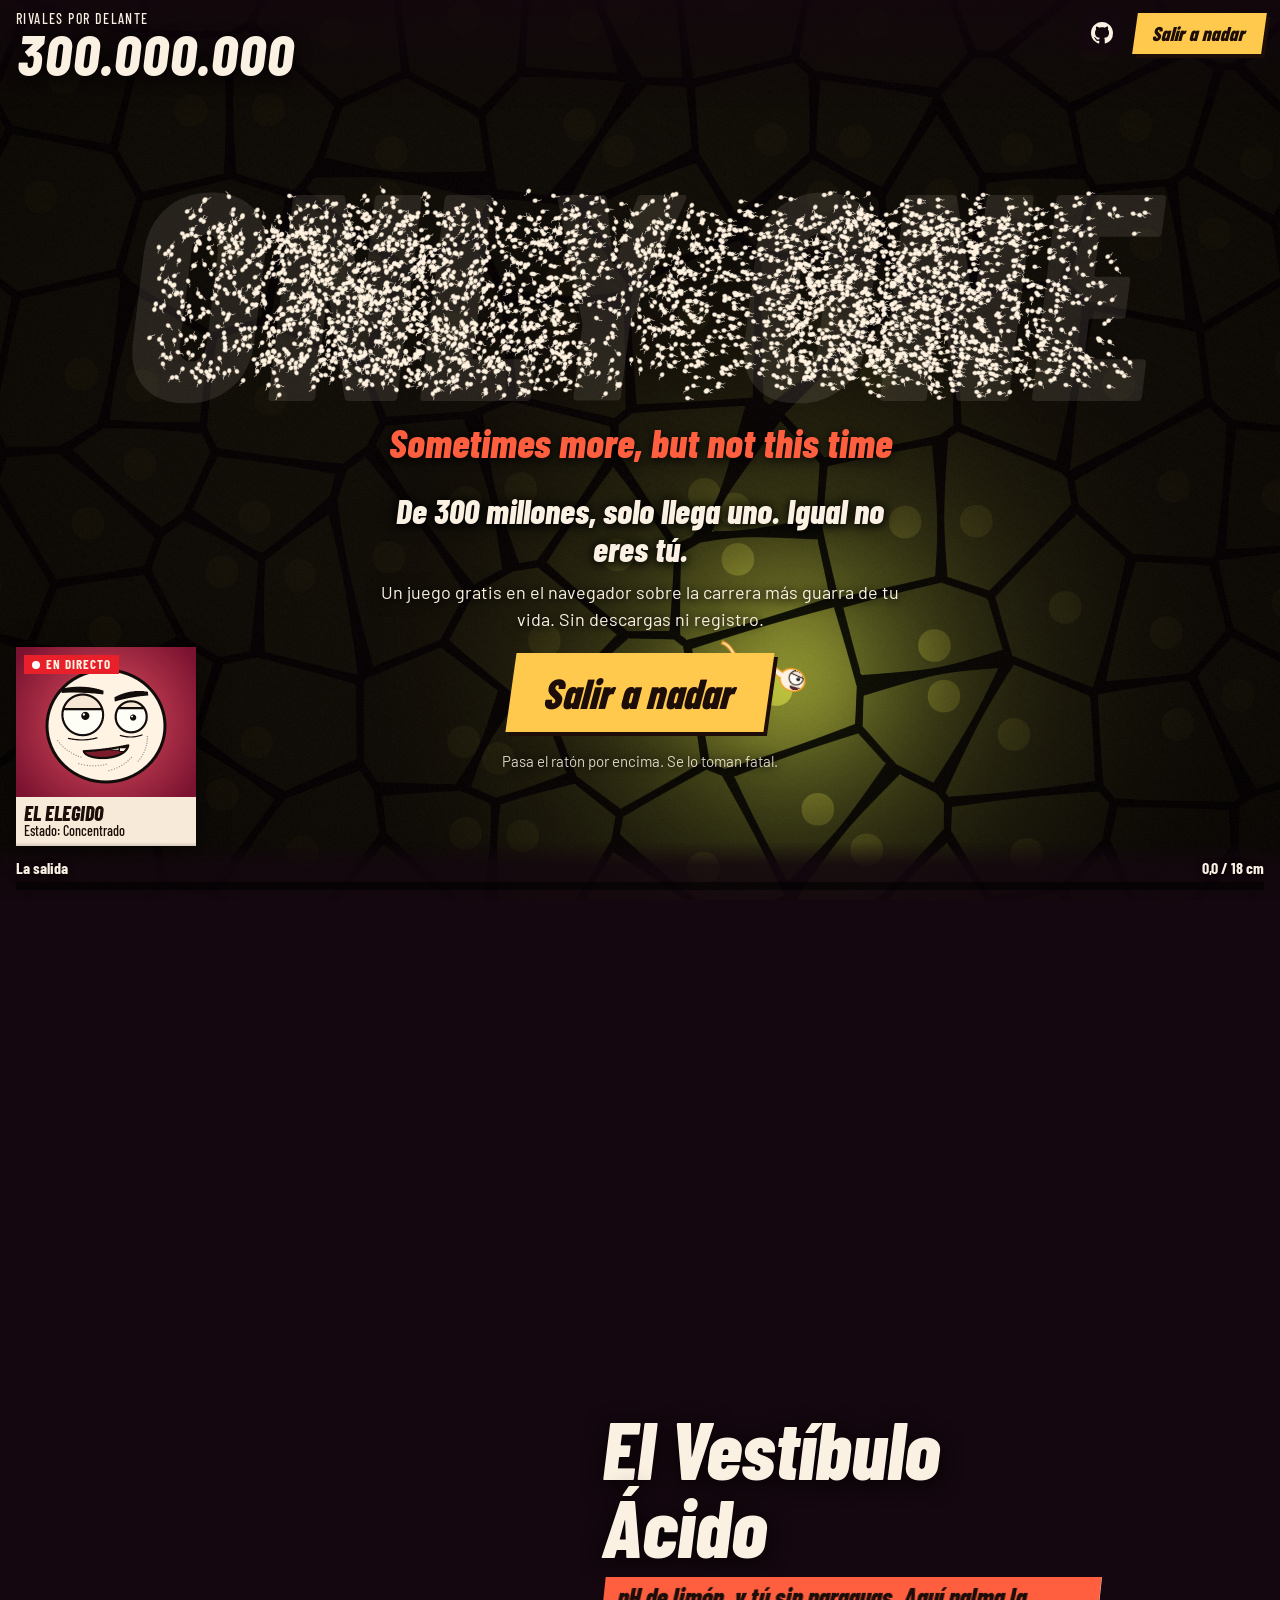
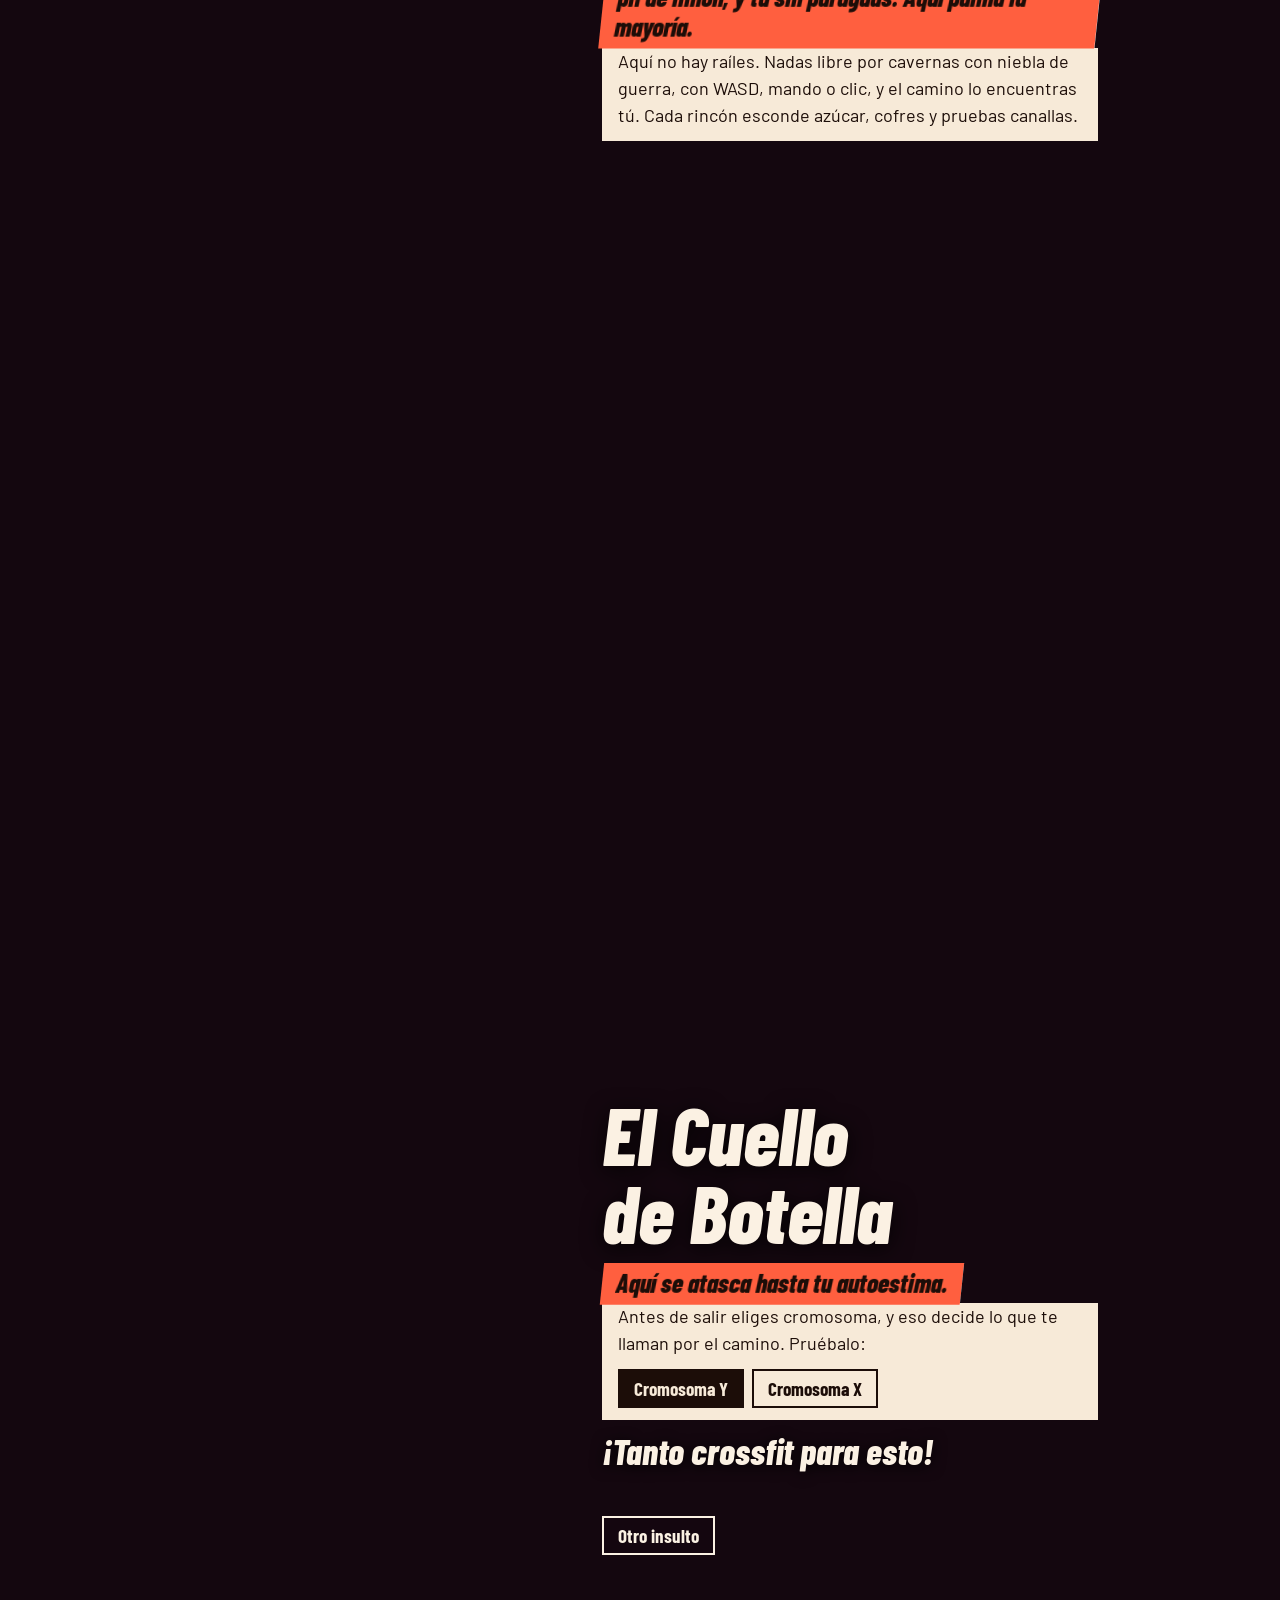
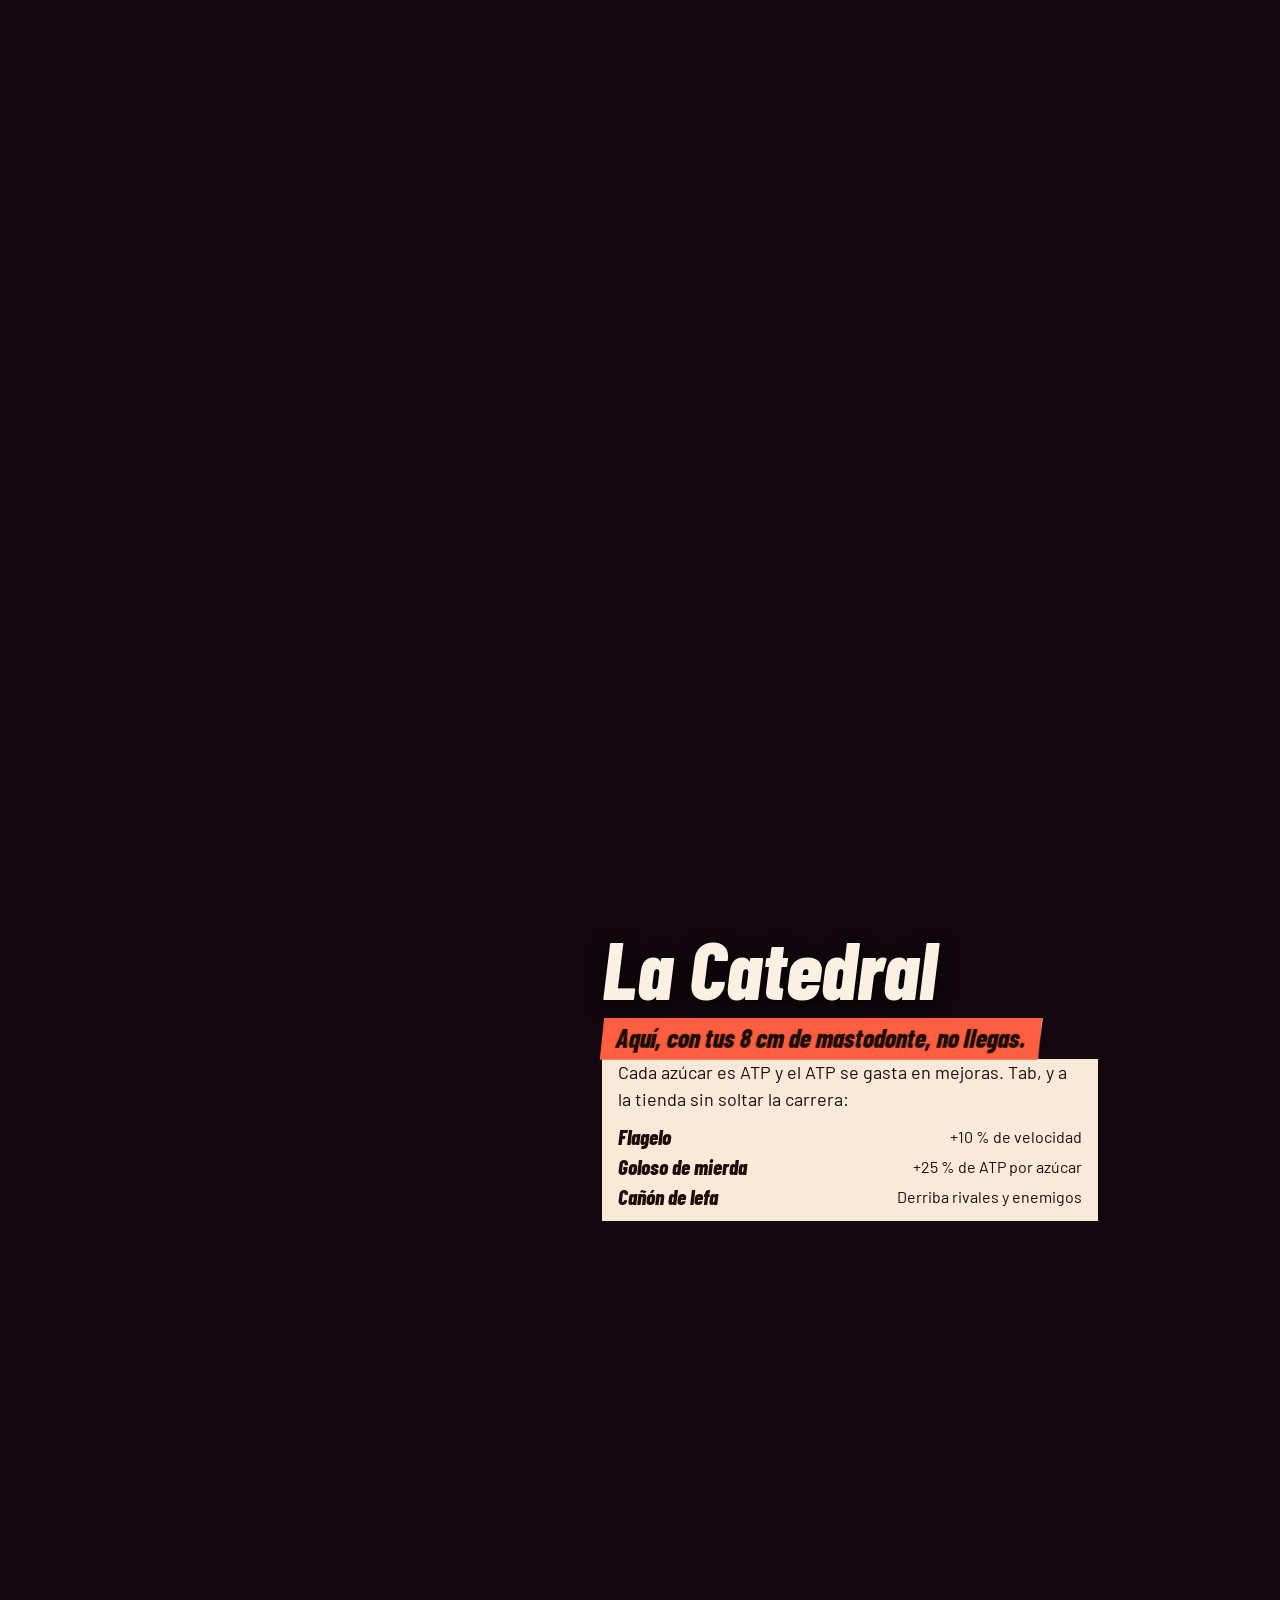
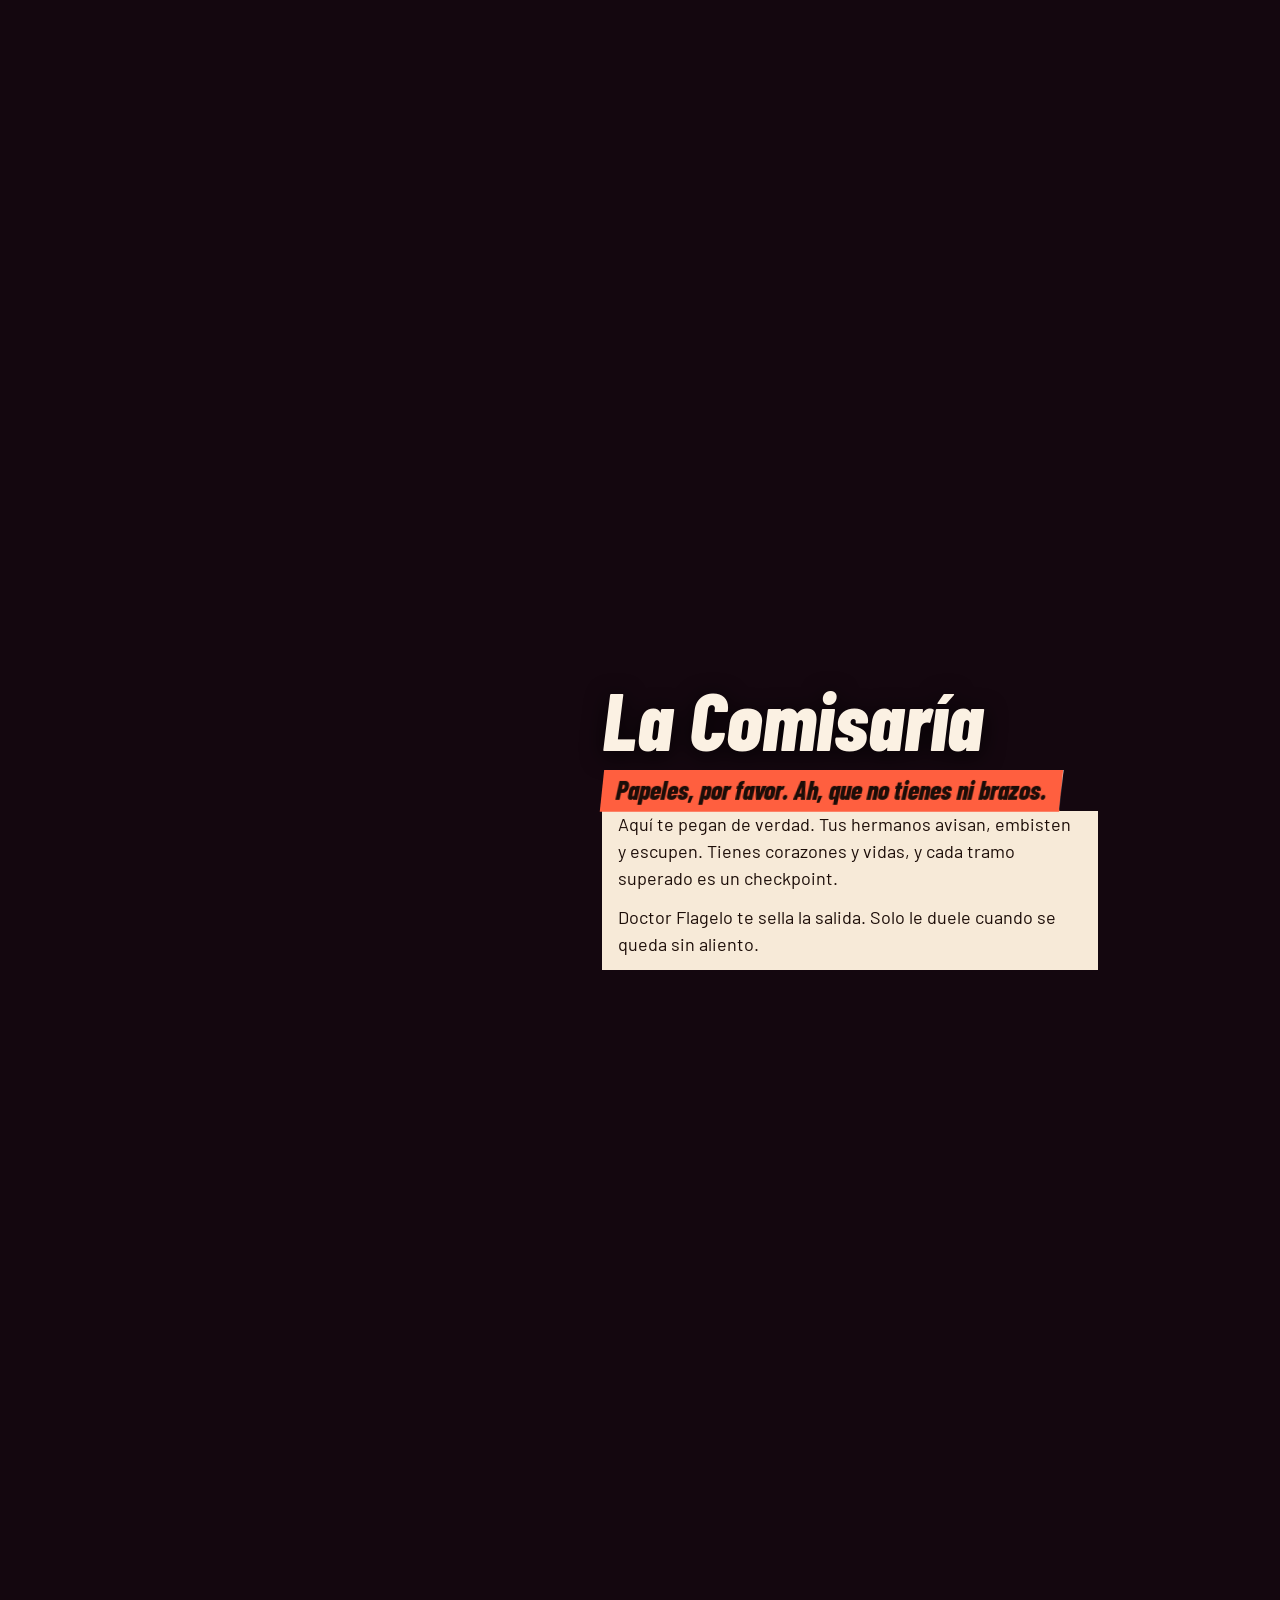
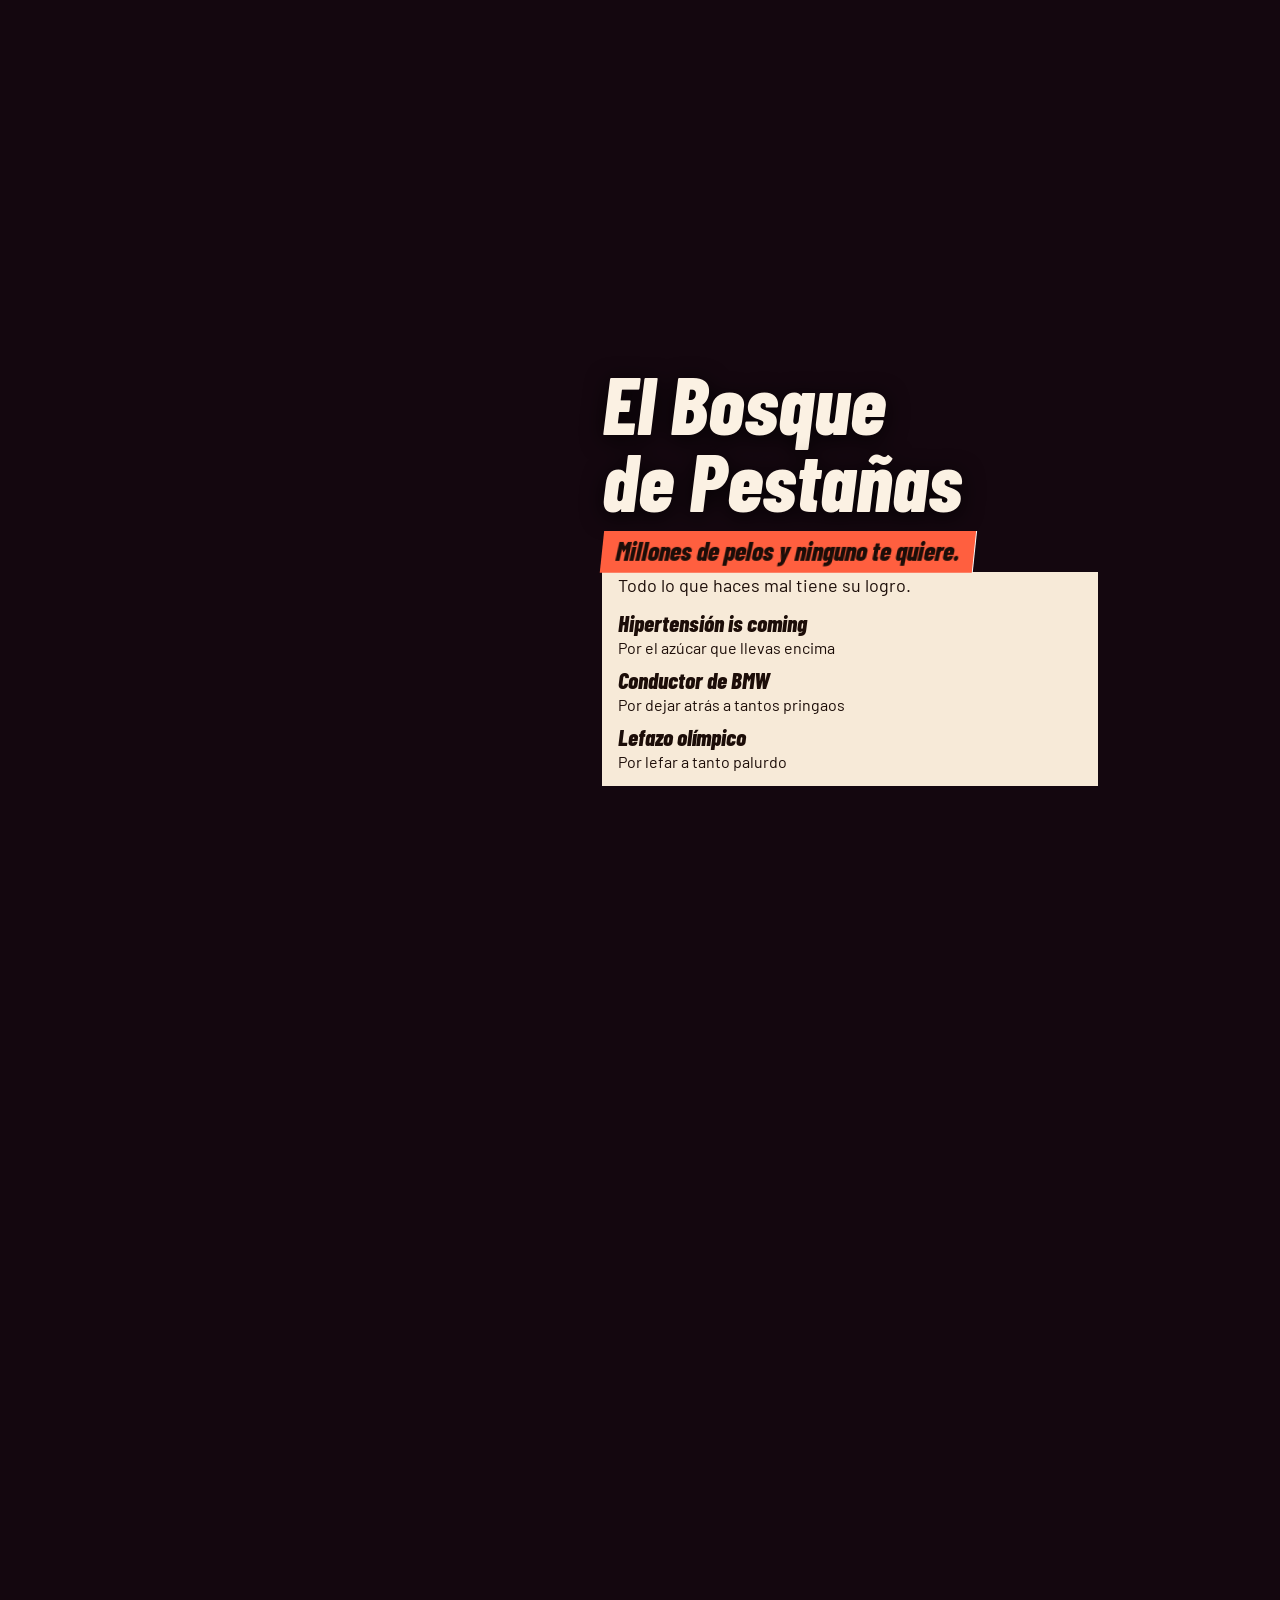
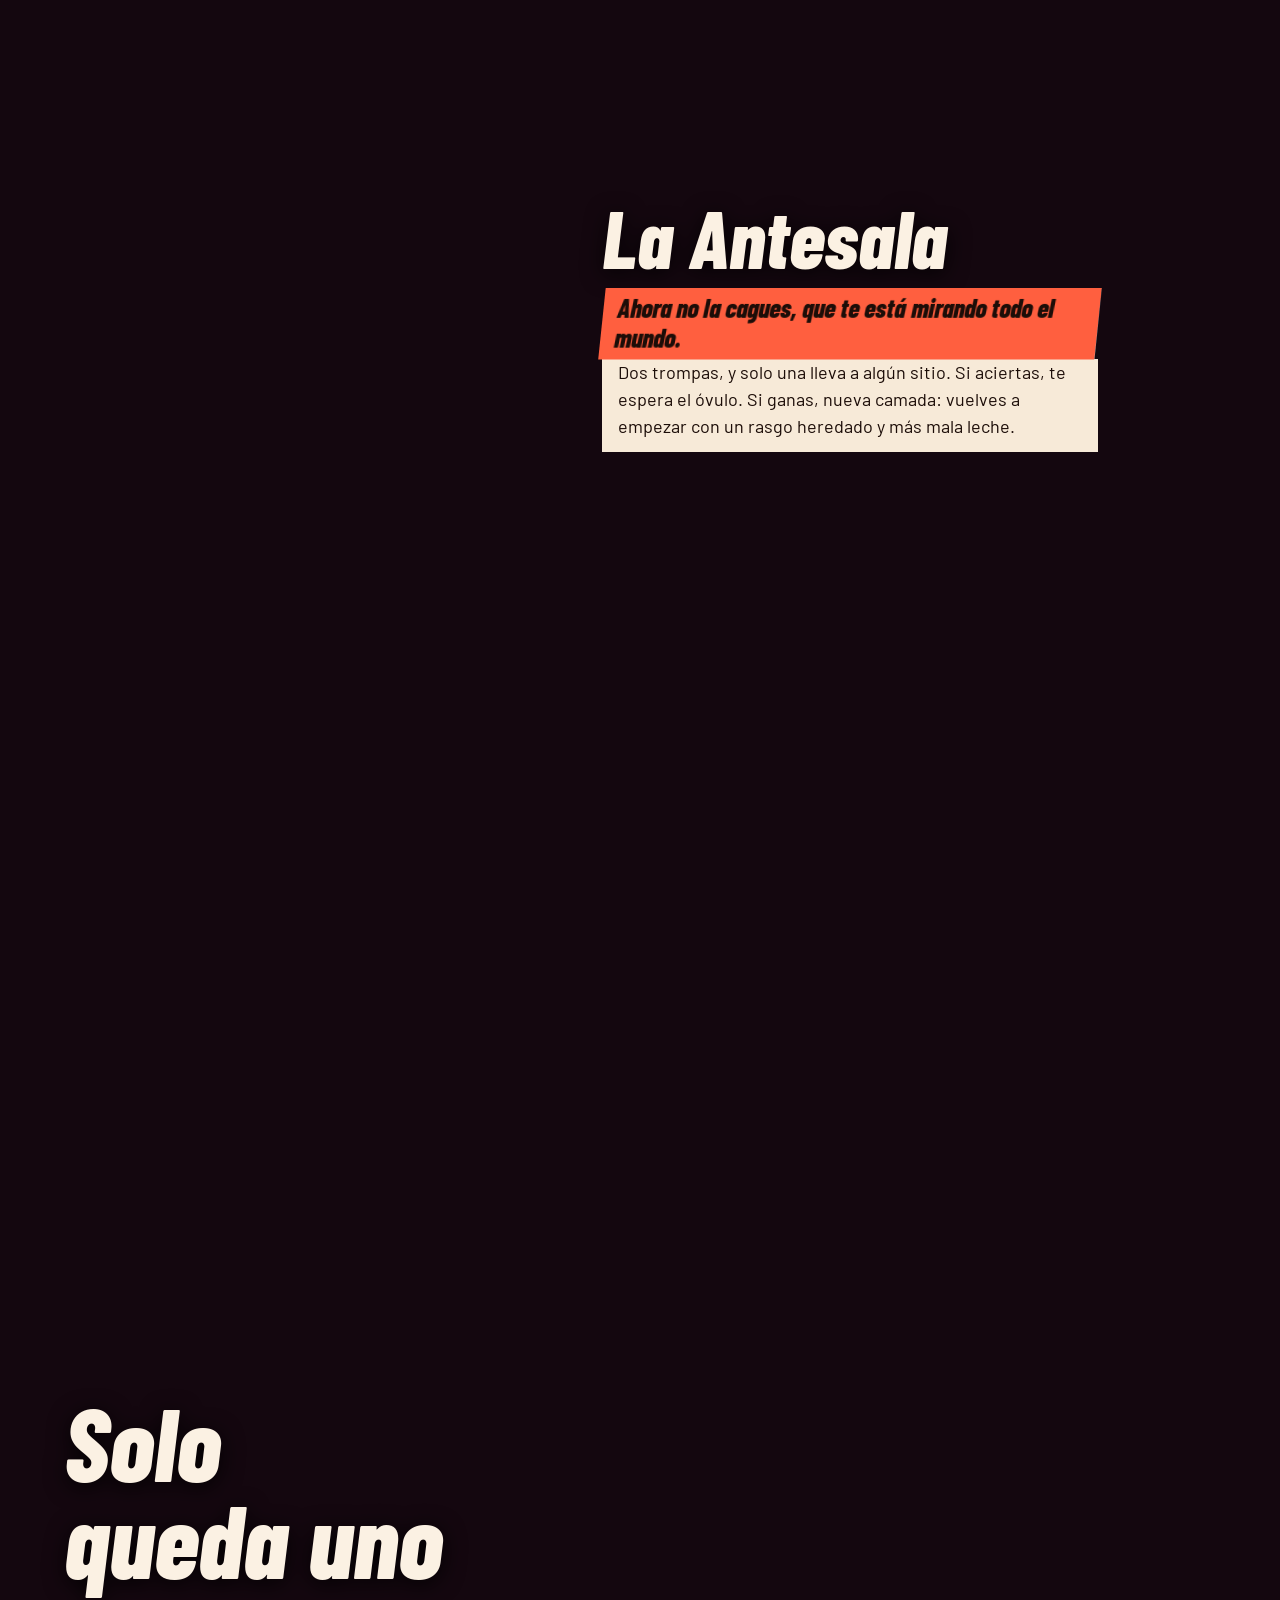
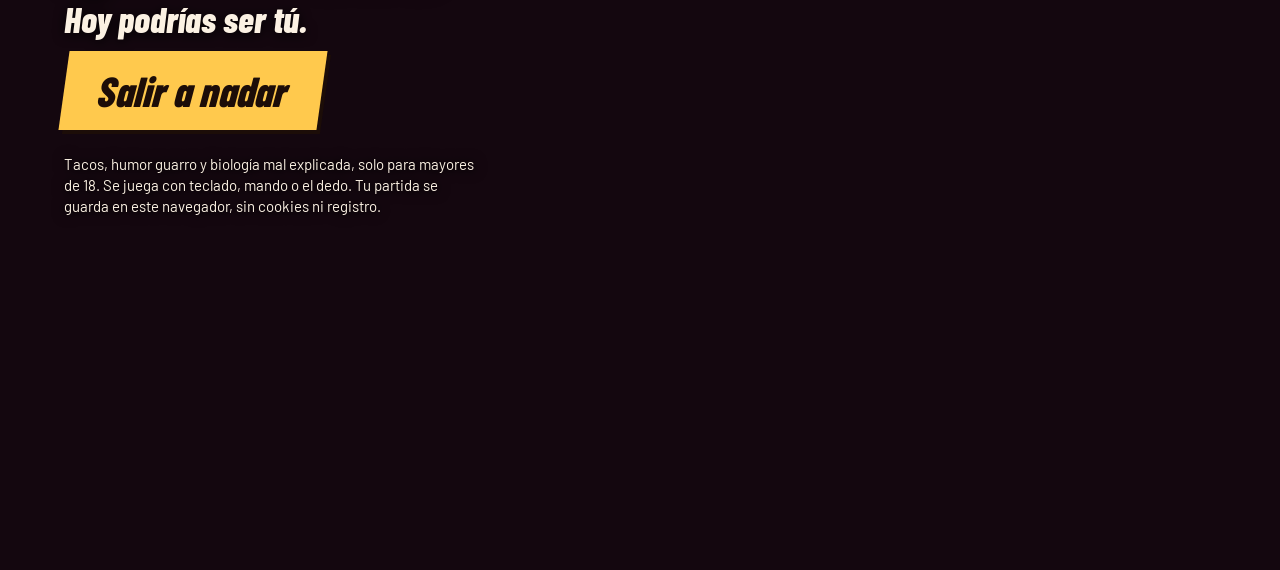
<file: index.html>
<!doctype html>
<html lang="es">
<head>
<meta charset="utf-8">
<meta name="viewport" content="width=device-width, initial-scale=1, viewport-fit=cover">
<title>Only One</title>
<meta name="description" content="De 300 millones, solo llega uno. Juego gratis en el navegador: nada, come azúcar, mejora y aguanta los insultos de tus hermanos.">
<meta name="theme-color" content="#14070f">
<meta property="og:title" content="Only One">
<meta property="og:description" content="De 300 millones, solo llega uno. Igual no eres tú.">
<meta property="og:type" content="website">
<meta property="og:url" content="https://only-one.christianpasinrey.es/">
<meta property="og:image" content="https://only-one.christianpasinrey.es/assets/og.jpg">
<meta name="twitter:card" content="summary_large_image">
<link rel="icon" href="assets/favicon.svg" type="image/svg+xml">
<link rel="stylesheet" href="assets/fonts.css">
<link rel="stylesheet" href="assets/landing.css?v=4">
<link rel="prefetch" href="jugar/index.html">
</head>
<body>
<canvas id="gl" aria-hidden="true"></canvas>

<header class="hud" aria-label="Marcador de la carrera">
  <div id="rankBox">
    <small>Rivales por delante</small>
    <output id="count">300.000.000</output>
  </div>
  <div class="actions">
    <a id="ghLink" href="https://github.com/christianpasinrey/only-one-game" target="_blank" rel="noopener" aria-label="Código en GitHub">
      <svg viewBox="0 0 16 16" width="22" height="22" aria-hidden="true"><path fill="currentColor" d="M8 0C3.58 0 0 3.58 0 8c0 3.54 2.29 6.53 5.47 7.59.4.07.55-.17.55-.38 0-.19-.01-.82-.01-1.49-2.01.37-2.53-.49-2.69-.94-.09-.23-.48-.94-.82-1.13-.28-.15-.68-.52-.01-.53.63-.01 1.08.58 1.23.82.72 1.21 1.87.87 2.33.66.07-.52.28-.87.51-1.07-1.78-.2-3.64-.89-3.64-3.95 0-.87.31-1.59.82-2.15-.08-.2-.36-1.02.08-2.12 0 0 .67-.21 2.2.82.64-.18 1.32-.27 2-.27s1.36.09 2 .27c1.53-1.04 2.2-.82 2.2-.82.44 1.1.16 1.92.08 2.12.51.56.82 1.27.82 2.15 0 3.07-1.87 3.75-3.65 3.95.29.25.54.73.54 1.48 0 1.07-.01 1.93-.01 2.2 0 .21.15.46.55.38A8.01 8.01 0 0 0 16 8c0-4.42-3.58-8-8-8z"/></svg>
    </a>
    <a id="topCta" class="go cta" href="jugar/index.html">Salir a nadar</a>
  </div>
</header>

<aside id="pip" aria-hidden="true">
  <span class="live">En directo</span>
  <canvas id="pipFace" width="360" height="300"></canvas>
  <div class="plate"><b id="pipName">EL ELEGIDO</b><span id="pipState">Estado: Concentrado</span></div>
</aside>

<div id="bar" aria-hidden="true">
  <div class="row"><span id="zone">La salida</span><span id="cm">0,0 / 18 cm</span></div>
  <div class="track"><i id="fill"></i></div>
</div>

<div class="bubble" hidden><span></span></div>
<div class="bubble" hidden><span></span></div>
<div class="bubble" hidden><span></span></div>

<main>
  <section class="opening">
    <h1 id="logo"><span>Only</span> <span>One</span></h1>
    <p class="strap">Sometimes more, but not this time</p>
    <div class="pitch">
      <p class="lead">De 300 millones, solo llega uno. Igual no eres tú.</p>
      <p>Un juego gratis en el navegador sobre la carrera más guarra de tu vida. Sin descargas ni registro.</p>
      <a class="go cta big" href="jugar/index.html">Salir a nadar</a>
      <p id="hint" class="hint">Pasa el ratón por encima. Se lo toman fatal.</p>
    </div>
  </section>

  <section class="beat" data-stage="0">
    <div class="copy">
      <h2>El Vestíbulo Ácido</h2>
      <p class="quote">pH de limón, y tú sin paraguas. Aquí palma la mayoría.</p>
      <p>Aquí no hay raíles. Nadas libre por cavernas con niebla de guerra, con WASD, mando o clic, y el camino lo encuentras tú. Cada rincón esconde azúcar, cofres y pruebas canallas.</p>
    </div>
  </section>

  <section class="beat" data-stage="1">
    <div class="copy">
      <h2>El Cuello de Botella</h2>
      <p class="quote">Aquí se atasca hasta tu autoestima.</p>
      <p>Antes de salir eliges cromosoma, y eso decide lo que te llaman por el camino. Pruébalo:</p>
      <div class="sex" role="group" aria-label="Elige cromosoma">
        <button id="pickY" type="button" aria-pressed="true">Cromosoma Y</button>
        <button id="pickX" type="button" aria-pressed="false">Cromosoma X</button>
      </div>
      <p id="sample" class="sample" aria-live="polite">¡Tanto crossfit para esto!</p>
      <button id="again" class="again" type="button">Otro insulto</button>
    </div>
  </section>

  <section class="beat" data-stage="2">
    <div class="copy">
      <h2>La Catedral</h2>
      <p class="quote">Aquí, con tus 8 cm de mastodonte, no llegas.</p>
      <p>Cada azúcar es ATP y el ATP se gasta en mejoras. Tab, y a la tienda sin soltar la carrera:</p>
      <dl class="shop">
        <div><dt>Flagelo</dt><dd>+10 % de velocidad</dd></div>
        <div><dt>Goloso de mierda</dt><dd>+25 % de ATP por azúcar</dd></div>
        <div><dt>Cañón de lefa</dt><dd>Derriba rivales y enemigos</dd></div>
      </dl>
    </div>
  </section>

  <section class="beat" data-stage="3">
    <div class="copy">
      <h2>La Comisaría</h2>
      <p class="quote">Papeles, por favor. Ah, que no tienes ni brazos.</p>
      <p>Aquí te pegan de verdad. Tus hermanos avisan, embisten y escupen. Tienes corazones y vidas, y cada tramo superado es un checkpoint.</p>
      <p>Doctor Flagelo te sella la salida. Solo le duele cuando se queda sin aliento.</p>
    </div>
  </section>

  <section class="beat" data-stage="4">
    <div class="copy">
      <h2>El Bosque de Pestañas</h2>
      <p class="quote">Millones de pelos y ninguno te quiere.</p>
      <p>Todo lo que haces mal tiene su logro.</p>
      <ul class="marks">
        <li><b>Hipertensión is coming</b><span>Por el azúcar que llevas encima</span></li>
        <li><b>Conductor de BMW</b><span>Por dejar atrás a tantos pringaos</span></li>
        <li><b>Lefazo olímpico</b><span>Por lefar a tanto palurdo</span></li>
      </ul>
    </div>
  </section>

  <section class="beat" data-stage="5">
    <div class="copy">
      <h2>La Antesala</h2>
      <p class="quote">Ahora no la cagues, que te está mirando todo el mundo.</p>
      <p>Dos trompas, y solo una lleva a algún sitio. Si aciertas, te espera el óvulo. Si ganas, nueva camada: vuelves a empezar con un rasgo heredado y más mala leche.</p>
    </div>
  </section>

  <section class="ending">
    <div class="last">
      <h2>Solo queda uno</h2>
      <p class="lead">Hoy podrías ser tú.</p>
      <a class="go cta big" href="jugar/index.html">Salir a nadar</a>
      <p class="small">Tacos, humor guarro y biología mal explicada, solo para mayores de 18. Se juega con teclado, mando o el dedo. Tu partida se guarda en este navegador, sin cookies ni registro.</p>
    </div>
  </section>
</main>

<script src="assets/three.min.js"></script>
<script src="jugar/js/data.js?v=4"></script>
<script src="jugar/js/audio.js?v=4"></script>
<script src="jugar/js/faces.js?v=4"></script>
<script src="assets/landing.js?v=4"></script>
</body>
</html>
</file>
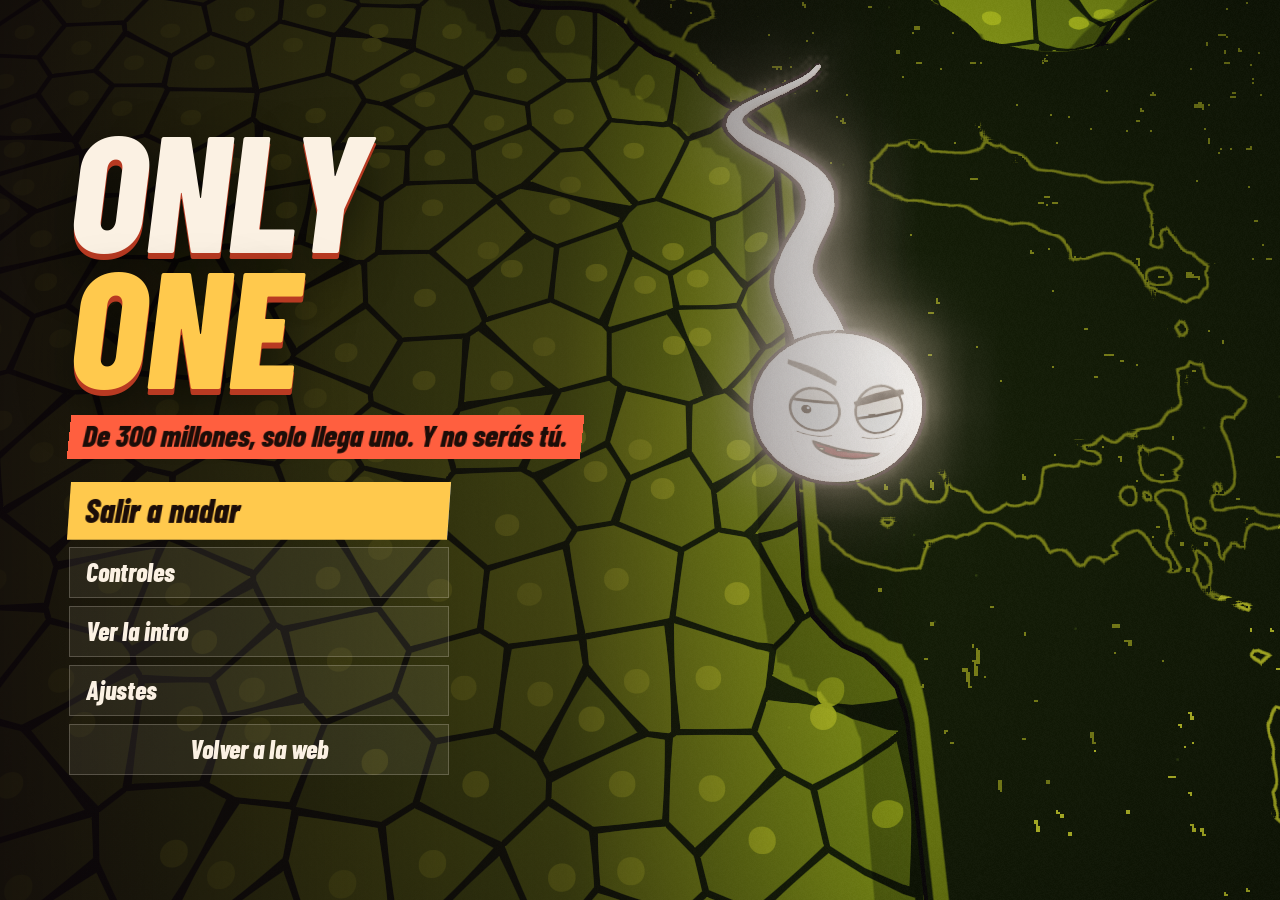
<file: jugar/index.html>
<!doctype html>
<html lang="es">
<head>
<meta charset="utf-8">
<meta name="viewport" content="width=device-width, initial-scale=1, maximum-scale=1, user-scalable=no, viewport-fit=cover">
<title>Only One: a nadar</title>
<meta name="description" content="De 300 millones, solo llega uno. Juega gratis en el navegador.">
<meta name="theme-color" content="#14070f">
<link rel="icon" href="../assets/favicon.svg" type="image/svg+xml">
<link rel="stylesheet" href="../assets/fonts.css">
<style>
/* A cartoon race broadcast live from inside a living body: the canvas is the feed, the interface is the TV graphics. */
:root {
  --ink: #fbf1e3;
  --soft: #d9cabb;
  --deep: #14070f;
  --line: rgba(251, 241, 227, .22);
  --hot: #ff5f3f;
  --gold: #ffc94d;
  --live: #e8202a;
  --broadcast: "Barlow Condensed", Impact, sans-serif;
  --body: "Barlow", "Segoe UI", sans-serif;
  color-scheme: dark;
}
[hidden] { display: none !important; }
* { box-sizing: border-box; }
html, body { height: 100%; }
body { margin: 0; background: var(--deep); color: var(--ink); font-family: var(--body); overflow: hidden; }
#stage { position: fixed; inset: 0; touch-action: none; cursor: crosshair; outline: none; }
#stage canvas { display: block; width: 100%; height: 100%; }
/* Layers, bottom to top: pops 5, bubbles 6, scoreboard 7, toasts 8, banners 9, screens 10, intro 20. */
#hud { position: relative; z-index: 7; }
button { font: inherit; color: inherit; }
button:focus-visible, input:focus-visible, .nav:focus { outline: 3px solid var(--gold); outline-offset: 2px; }

.score {
  position: fixed; top: 0; left: 0; right: 0; display: flex; justify-content: space-between; gap: 12px; pointer-events: none;
  padding-left: max(18px, env(safe-area-inset-left, 0px)); padding-right: max(18px, env(safe-area-inset-right, 0px));
  padding-block: calc(12px + env(safe-area-inset-top, 0px)) 0; font-family: var(--broadcast);
}
.score small { display: block; font: 500 14px/1 var(--broadcast); letter-spacing: .12em; text-transform: uppercase; color: var(--soft); text-shadow: 0 1px 6px #000; }
#rank { font: italic 800 clamp(34px, 5.4vw, 56px)/1 var(--broadcast); font-variant-numeric: tabular-nums; text-shadow: 0 3px 16px rgba(0,0,0,.8); }
.wallet { text-align: right; }
#runAtp { font: italic 800 clamp(28px, 4.4vw, 44px)/1 var(--broadcast); color: var(--gold); font-variant-numeric: tabular-nums; text-shadow: 0 3px 16px rgba(0,0,0,.8); }
#vitals { display: flex; align-items: center; gap: 10px; margin-top: 4px; font: italic 800 26px/1 var(--broadcast); text-shadow: 0 2px 10px #000; }
#hearts i { font-style: normal; color: #ff4d5e; margin-right: 2px; }
#hearts i.off { color: var(--ink); opacity: .22; }
#lives { color: var(--ink); font-variant-numeric: tabular-nums; }
#boon { padding: 2px 8px 3px; background: var(--gold); color: #1c0d08; font: italic 800 18px/1 var(--broadcast); font-variant-numeric: tabular-nums; text-shadow: none; white-space: nowrap; }
#combo { display: block; font: italic 800 26px/1.1 var(--broadcast); color: var(--hot); min-height: 1.1em; text-shadow: 0 2px 8px #000; }
#combo.king { color: #ff5140; }
#guardBar { position: fixed; top: calc(14px + env(safe-area-inset-top, 0px)); left: 50%; width: min(30vw, 340px); transform: translateX(-50%); text-align: center; pointer-events: none; font-family: var(--broadcast); }
#guardName { display: block; font: italic 800 24px/1 var(--broadcast); color: var(--gold); text-shadow: 0 2px 10px #000; white-space: nowrap; }
#guardBar .meter { height: 14px; }
#guardHp { background: var(--live); transition: transform .2s; }
#marks { display: block; font: 500 15px/1.2 var(--broadcast); color: var(--soft); text-shadow: 0 1px 6px #000; }
.tools { position: fixed; right: max(18px, env(safe-area-inset-right, 0px)); top: calc(128px + env(safe-area-inset-top, 0px)); display: flex; flex-wrap: wrap; justify-content: flex-end; gap: 6px; max-width: calc(100% - 36px); }
.tools button { background: rgba(0,0,0,.42); color: var(--ink); border: 1px solid var(--line); font: 500 15px var(--broadcast); padding: 5px 9px; cursor: pointer; }
.tools button:hover { border-color: var(--gold); color: var(--gold); }

.bars {
  position: fixed; left: 0; right: 0; bottom: 0; pointer-events: none;
  padding-left: max(18px, env(safe-area-inset-left, 0px)); padding-right: max(18px, env(safe-area-inset-right, 0px));
  padding-block: 0 calc(12px + env(safe-area-inset-bottom, 0px));
}
#call {
  display: inline-block; max-width: calc(100% - clamp(150px, 19vw, 240px) - 24px); margin-bottom: 8px; padding: 6px 14px 7px; background: var(--hot); color: #1c0d08;
  font: italic 800 clamp(18px, 2.8vw, 25px)/1.15 var(--broadcast); transform: skewX(-6deg) translateX(-14px); opacity: 0; transition: opacity .16s, transform .16s;
}
#call.on { opacity: 1; transform: skewX(-6deg); }
.meter { height: 12px; background: rgba(0, 0, 0, .55); border: 1px solid var(--line); margin-top: 5px; overflow: hidden; }
.meter i { display: block; height: 100%; width: 100%; background: linear-gradient(90deg, var(--hot), var(--gold)); transform-origin: left; }
#energyBar.low i { background: var(--live); }
#trip { display: flex; justify-content: space-between; gap: 12px; font: 500 15px/1.2 var(--broadcast); letter-spacing: .05em; text-shadow: 0 1px 6px #000; }

#pip {
  position: fixed; left: max(18px, env(safe-area-inset-left, 0px)); bottom: calc(118px + env(safe-area-inset-bottom, 0px));
  width: clamp(118px, 15vw, 190px); pointer-events: none; box-shadow: 0 10px 34px rgba(0,0,0,.55);
}
#pipView { aspect-ratio: 1; border: 2px solid rgba(251,241,227,.85); border-bottom: 0; position: relative; }
.liveTag { position: absolute; left: 7px; top: 7px; display: flex; align-items: center; gap: 5px; background: var(--live); color: #fff; font: 700 13px/1 var(--broadcast); letter-spacing: .08em; padding: 3px 7px; }
.liveTag::before { content: ""; width: 8px; height: 8px; border-radius: 50%; background: #fff; animation: rec 1.2s infinite; }
@keyframes rec { 50% { opacity: .2; } }
.strap { background: var(--ink); color: #1c0d08; padding: 3px 8px 4px; font-family: var(--broadcast); }
.strap b { display: block; font: italic 800 18px/1 var(--broadcast); }
.strap > span { display: block; font: 500 13px/1.1 var(--broadcast); }

#bubbles { position: fixed; inset: 0; z-index: 6; overflow: hidden; pointer-events: none; }
.bubble {
  --skin: var(--ink); position: absolute; left: 0; top: 0; max-width: min(240px, 62vw); background: var(--skin); color: #1c0d08; padding: 6px 11px 7px;
  font: italic 800 20px/1.1 var(--broadcast); border-radius: 12px; box-shadow: 0 4px 14px rgba(0,0,0,.4); will-change: transform; text-wrap: balance;
}
.bubble.hot { --skin: var(--gold); }
.bubble small { display: block; margin-bottom: 2px; font: 700 12px/1 var(--broadcast); letter-spacing: .08em; text-transform: uppercase; color: #a8301c; }
.bubble small:empty { display: none; }
.bubble span { display: block; }
.bubble i { position: absolute; left: 0; top: 0; width: 0; height: 0; margin-top: -8px; border-left: 14px solid var(--skin); border-block: 8px solid transparent; transform-origin: 0 8px; }
.bubble.off { outline: 2px solid var(--hot); }
.bubble.off i { margin-top: -11px; border-left: 20px solid var(--hot); border-block-width: 11px; transform-origin: 0 11px; }

.pop { position: fixed; z-index: 5; pointer-events: none; white-space: nowrap; font-family: var(--broadcast); font-style: italic; font-weight: 800; translate: -50% 0; animation: rise 1.1s linear forwards, popIn .18s ease-out; text-shadow: 0 2px 8px rgba(0,0,0,.75); }
@keyframes rise { from { translate: -50% 0; } 70% { opacity: 1; } to { translate: -50% -84px; opacity: 0; } }
@keyframes popIn { from { scale: 1.2; } }

#toasts { position: fixed; z-index: 8; right: max(18px, env(safe-area-inset-right, 0px)); top: calc(168px + env(safe-area-inset-top, 0px)); width: 260px; display: flex; flex-direction: column; gap: 6px; pointer-events: none; }
.toast { background: rgba(20, 7, 15, .88); border-left: 4px solid var(--gold); padding: 7px 11px 8px; font-family: var(--broadcast); animation: toastIn .22s ease-out; transition: opacity .3s, transform .3s; }
.toast b { display: block; font: italic 800 22px/1.05 var(--broadcast); color: var(--gold); text-wrap: balance; }
.toast span { display: block; margin-top: 2px; font: 500 15px/1.2 var(--broadcast); color: var(--ink); }
.toast.out { opacity: 0; transform: translateX(16px); }
@keyframes toastIn { from { opacity: 0; transform: translateX(24px); } }

#banner { position: fixed; z-index: 9; left: 50%; top: 16%; width: calc(100% - 36px); max-width: min(60vw, 720px); text-align: center; pointer-events: none; opacity: 0; transform: translate(-50%, -50%); font: italic 800 clamp(28px, 4.4vw, 54px)/1.02 var(--broadcast); color: var(--gold); text-shadow: 0 5px 0 #b83a22, 0 12px 40px rgba(0,0,0,.6); text-wrap: balance; }
#banner small { display: block; margin-top: 6px; font: italic 800 clamp(18px, 2.4vw, 28px)/1.2 var(--broadcast); color: var(--ink); text-shadow: 0 2px 12px #000; }
#banner.show { animation: slam 3.6s cubic-bezier(.2, 1.4, .4, 1) forwards; }
@keyframes slam { 0% { transform: translate(-50%, -50%) scale(2.2) rotate(-6deg); opacity: 0; } 6% { transform: translate(-50%, -50%) scale(1) rotate(-2deg); opacity: 1; } 90% { transform: translate(-50%, -50%) scale(1.04) rotate(-2deg); opacity: 1; } 100% { transform: translate(-50%, -80%) scale(1.06) rotate(-2deg); opacity: 0; } }

#stageCard { position: fixed; z-index: 6; left: 0; right: 0; top: 9%; display: flex; flex-direction: column; align-items: center; gap: 2px; pointer-events: none; opacity: 0; text-align: center; padding: 12px max(18px, env(safe-area-inset-right, 0px)) 14px max(18px, env(safe-area-inset-left, 0px)); background: linear-gradient(90deg, rgba(12,5,10,0), rgba(12,5,10,.82) 16%, rgba(12,5,10,.82) 84%, rgba(12,5,10,0)); }
#stageNum { font: 700 18px/1 var(--broadcast); letter-spacing: .28em; text-transform: uppercase; color: var(--gold); text-shadow: 0 2px 8px #000; }
#stageName { font: italic 800 clamp(40px, 7vw, 84px)/.98 var(--broadcast); text-transform: uppercase; text-shadow: 0 6px 34px rgba(0,0,0,.75); text-wrap: balance; }
#stageMedal { margin-top: 6px; font: italic 800 clamp(20px, 2.8vw, 28px)/1.1 var(--broadcast); color: var(--gold); text-shadow: 0 2px 10px #000; }
#stageLine { font: italic 800 clamp(20px, 3.2vw, 34px)/1.15 var(--broadcast); background: var(--hot); color: #1c0d08; padding: 3px 14px 5px; transform: skewX(-6deg); max-width: 100%; }
#stageCard.show { animation: card 4.2s ease-out forwards; }
@keyframes card { 0% { opacity: 0; transform: translateY(26px) scale(1.06); } 5% { opacity: 1; transform: none; } 90% { opacity: 1; transform: translateY(-4px); } 100% { opacity: 0; transform: translateY(-22px); } }

#mash { position: fixed; z-index: 9; left: 50%; top: 18%; transform: translateX(-50%); width: min(460px, calc(100% - 36px)); text-align: center; pointer-events: none; }
#mash b { font: italic 800 36px/1 var(--broadcast); text-shadow: 0 2px 10px #000; }

.screen {
  position: fixed; inset: 0; z-index: 10; overflow-y: auto; background: rgba(12, 5, 10, .76);
  padding-left: max(18px, env(safe-area-inset-left, 0px)); padding-right: max(18px, env(safe-area-inset-right, 0px));
  padding-block: calc(18px + env(safe-area-inset-top, 0px)) calc(24px + env(safe-area-inset-bottom, 0px));
}
.sheet { max-width: 1040px; margin: 0 auto; display: flex; flex-direction: column; gap: 14px; min-height: 100%; justify-content: center; }
.sheet h2 { margin: 0; font: italic 800 clamp(36px, 6vw, 60px)/1 var(--broadcast); text-wrap: balance; }
.sheet h3 { margin: 6px 0 0; font: italic 800 28px/1 var(--broadcast); }
.menuList { display: flex; flex-direction: column; gap: 8px; width: min(380px, 100%); }
.nav.item, .primary {
  display: block; width: 100%; text-align: left; background: rgba(251, 241, 227, .07); color: var(--ink); border: 1px solid var(--line);
  padding: 11px 16px 12px; cursor: pointer; font: italic 800 26px/1 var(--broadcast);
}
.nav.item:hover, .nav.item:focus { background: var(--ink); color: #1c0d08; outline: none; }
.primary { background: var(--hot); color: #1c0d08; border: 0; font-size: 34px; transform: skewX(-4deg); }
.primary:hover, .primary:focus { background: var(--gold); outline: none; }

.obitText { margin: 0; font: italic 800 clamp(22px, 3.4vw, 34px)/1.15 var(--broadcast); max-width: 34ch; text-wrap: balance; }
.obitNote { margin: 0; color: var(--soft); font-size: 15px; }

#title { background: linear-gradient(90deg, rgba(12,5,10,.9) 0%, rgba(12,5,10,.62) 44%, rgba(12,5,10,0) 72%); }
#title .sheet { align-items: flex-start; max-width: none; gap: 24px; padding-left: clamp(0px, 4vw, 70px); }
.logo { margin: 0; font: italic 800 clamp(70px, 13vw, 168px)/.82 var(--broadcast); text-transform: uppercase; letter-spacing: -.01em; color: var(--ink); text-shadow: 0 6px 0 #b83a22, 0 18px 50px rgba(0,0,0,.6); }
.logo span { display: block; color: var(--gold); }
.tagline { margin: 0; font: italic 800 clamp(20px, 2.6vw, 30px)/1.1 var(--broadcast); color: #1c0d08; background: var(--hot); padding: 4px 14px 6px; transform: skewX(-6deg); max-width: 100%; }

.tally { display: flex; flex-wrap: wrap; align-items: flex-end; justify-content: space-between; gap: 12px; }
.tally > div { min-width: 0; }
.tally p { margin: 3px 0 0; color: var(--soft); font-size: 15px; }
.bank { text-align: right; font-family: var(--broadcast); margin-left: auto; }
.bank small { font-size: 15px; letter-spacing: .12em; color: var(--soft); }
#bank { display: block; font: italic 800 clamp(38px, 7vw, 64px)/1 var(--broadcast); color: var(--gold); font-variant-numeric: tabular-nums; }
#cards, #trophies { display: grid; grid-template-columns: repeat(auto-fill, minmax(230px, 1fr)); gap: 8px; }
.card {
  display: grid; grid-template-columns: 1fr auto; gap: 2px 8px; align-items: baseline; text-align: left; width: 100%; min-width: 0;
  background: rgba(251, 241, 227, .07); color: var(--ink); border: 1px solid var(--line); padding: 9px 11px 0; cursor: pointer; font: inherit;
}
.card b { font: 700 20px/1.1 var(--broadcast); }
.card em { font: 500 15px/1 var(--broadcast); color: var(--soft); font-style: normal; font-variant-numeric: tabular-nums; }
.card span { grid-column: 1 / -1; font-size: 13px; color: var(--soft); line-height: 1.3; }
.card strong { grid-column: 1 / -1; font: italic 800 20px/1.1 var(--broadcast); color: var(--gold); font-variant-numeric: tabular-nums; }
.card u { grid-column: 1 / -1; display: block; height: 4px; margin: 6px -11px 0; background: rgba(0,0,0,.4); text-decoration: none; }
.card u i { display: block; height: 100%; background: var(--gold); }
.card[aria-disabled="true"] { opacity: .5; cursor: default; }
.card.ready { border-color: var(--gold); }
.card.ready:hover { background: rgba(255, 201, 77, .16); }
.card.bought { animation: bought .24s ease-out; }
@keyframes bought { 40% { transform: scale(1.05); } }
.trophy { display: flex; flex-direction: column; min-width: 0; background: rgba(0, 0, 0, .34); border-left: 4px solid var(--gold); padding: 8px 11px 0; }
.trophy b { font: italic 800 21px/1.05 var(--broadcast); color: var(--gold); text-wrap: balance; }
.trophy span { font-size: 13px; line-height: 1.3; color: var(--ink); margin-top: 3px; }
.trophy em { font: 500 15px/1.2 var(--broadcast); font-style: normal; color: var(--soft); font-variant-numeric: tabular-nums; margin-top: 3px; }
.trophy u { display: block; height: 4px; margin: 7px -11px 0; background: rgba(255, 255, 255, .1); text-decoration: none; }
.trophy u i { display: block; height: 100%; background: var(--hot); }

.field { display: grid; grid-template-columns: 110px 1fr; align-items: center; gap: 12px; font: 700 20px var(--broadcast); }
input[type=range] { width: 100%; accent-color: var(--hot); height: 26px; }
.maps { display: grid; grid-template-columns: repeat(auto-fit, minmax(300px, 1fr)); gap: 20px; }
.maps figure { margin: 0; min-width: 0; }
.maps figcaption { font: italic 800 24px/1 var(--broadcast); margin-bottom: 8px; }
.maps svg { display: block; width: 100%; height: auto; }
.keylist { margin: 8px 0 0; padding: 0; list-style: none; columns: 2; font: 500 16px/1.4 var(--broadcast); color: var(--soft); }
.keylist b { color: var(--gold); font-weight: 700; }
.key { fill: rgba(251,241,227,.07); stroke: var(--line); }
.key.on { fill: var(--gold); stroke: var(--gold); }
.cap { fill: var(--soft); font: 500 14px var(--broadcast); text-anchor: middle; }
.cap.on { fill: #1c0d08; font-weight: 700; }
.line { stroke: var(--line); fill: none; }
.mousebtn { fill: var(--gold); opacity: .85; }
.shell { fill: #26202a; stroke: rgba(251,241,227,.5); stroke-width: 2; }
.pad { fill: #38303c; stroke: rgba(251,241,227,.5); }
.well { fill: #141016; }
.stick { fill: var(--gold); }
.stick.off { fill: #4a424e; }
.dpad { fill: var(--gold); }
.mini { fill: var(--gold); }
.mini.off { fill: #4a424e; }
.face { fill: #fff; font: 700 15px var(--broadcast); text-anchor: middle; }
.lead { stroke: rgba(251,241,227,.55); stroke-width: 1.2; fill: none; }
.tag { fill: var(--ink); font: 500 17px var(--broadcast); }

.logo i { font-style: inherit; }
.chromosomes { display: grid; grid-template-columns: repeat(auto-fit, minmax(240px, 1fr)); gap: 12px; }
.chromo { display: flex; flex-direction: column; gap: 2px; text-align: left; background: rgba(251, 241, 227, .07); border: 1px solid var(--line); padding: 14px 18px 16px; cursor: pointer; min-width: 0; }
.chromo b { font: italic 800 110px/.9 var(--broadcast); color: var(--gold); }
.chromo strong { font: italic 800 32px/1 var(--broadcast); }
.chromo span { color: var(--soft); font-size: 15px; }
.chromo:hover, .chromo:focus { background: var(--hot); color: #1c0d08; outline: none; }
.chromo:hover b, .chromo:focus b, .chromo:hover span, .chromo:focus span { color: #1c0d08; }

#minimap { position: fixed; z-index: 7; right: max(18px, env(safe-area-inset-right, 0px)); bottom: calc(56px + env(safe-area-inset-bottom, 0px)); width: clamp(150px, 19vw, 240px); height: auto; aspect-ratio: 24 / 17; border: 2px solid rgba(251,241,227,.7); background: rgba(8,4,8,.7); pointer-events: none; }
.puzzleText { margin: 0; font: italic 800 clamp(22px, 3.4vw, 34px)/1.15 var(--broadcast); max-width: 34ch; text-wrap: balance; }
.seq { display: flex; flex-wrap: wrap; gap: 8px; min-height: 64px; }
.seq span { width: 60px; height: 60px; display: grid; place-items: center; background: rgba(251,241,227,.08); border: 1px solid var(--line); font: 800 30px var(--broadcast); }
.seq span.on { background: var(--gold); color: #1c0d08; }

#intro { position: fixed; inset: 0; width: 100%; height: 100%; z-index: 20; background: #000; cursor: pointer; }

#ending { position: fixed; inset: 0; z-index: 10; background: #fff; color: #17110c; display: grid; place-items: center; text-align: center; padding-left: max(18px, env(safe-area-inset-left, 0px)); padding-right: max(18px, env(safe-area-inset-right, 0px)); padding-block: 18px; transition: background 2s; }
#ending.dim { background: #120a10; color: var(--ink); }
#endText { font: italic 800 clamp(30px, 6vw, 62px)/1.1 var(--broadcast); max-width: 20ch; text-wrap: balance; margin-inline: auto; }
#endNote { font-size: 16px; opacity: .78; margin-top: 12px; max-width: 60ch; }
#restart { margin: 24px auto 0; width: auto; }
@media (max-width: 620px) {
  #title { background: linear-gradient(180deg, rgba(12,5,10,.82), rgba(12,5,10,.5)); }
  #pip { bottom: calc(132px + env(safe-area-inset-bottom, 0px)); }
  #banner { top: 34%; max-width: calc(100% - 36px); }
  #stageCard { top: 20%; }
  #call { font-size: 16px; }
  #stageNum { font-size: 16px; letter-spacing: .14em; }
  #zone { display: none; }
  #medal, #cm { white-space: nowrap; }
  #guardBar { top: calc(94px + env(safe-area-inset-top, 0px)); left: max(18px, env(safe-area-inset-left, 0px)); width: 52vw; transform: none; text-align: left; }
  #guardName { font-size: 18px; }
  #guardBar .meter { height: 10px; margin-top: 3px; }
  #toasts { left: max(18px, env(safe-area-inset-left, 0px)); width: auto; }
  .keylist { columns: 1; }
}
body.in-menu #hud, body.in-menu #minimap, body.in-menu #mash, body.in-menu #bubbles, body.in-menu #toasts, body.in-menu #banner, body.in-menu #stageCard, body.in-menu .pop { visibility: hidden; }
@media (prefers-reduced-motion: reduce) {
  .card.bought, .pop, .toast, .liveTag::before { animation: none; }
  #banner.show, #stageCard.show { animation: none; opacity: 1; }
  #ending { transition: none; }
}
#title a.item { text-decoration: none; text-align: center; }

/* ---------- fingers ---------- */
html, body { overscroll-behavior: none; }
button, a { touch-action: manipulation; }
#touchPad, #stick, #touchHelp, #simonPad { display: none; }
body.touch { -webkit-user-select: none; user-select: none; -webkit-touch-callout: none; -webkit-tap-highlight-color: transparent; }
body.touch #spitBtn, body.touch #marks { display: none; }
body.touch .tools { top: calc(84px + env(safe-area-inset-top, 0px)); right: max(10px, env(safe-area-inset-right, 0px)); }
body.touch .tools button { padding: 9px 12px; }
body.touch #minimap { top: calc(128px + env(safe-area-inset-top, 0px)); bottom: auto; right: max(10px, env(safe-area-inset-right, 0px)); width: 112px; }
body.touch #pip { left: max(10px, env(safe-area-inset-left, 0px)); bottom: calc(56px + env(safe-area-inset-bottom, 0px)); width: 104px; }
body.touch #touchPad { display: block; position: fixed; z-index: 7; right: max(12px, env(safe-area-inset-right, 0px)); bottom: calc(58px + env(safe-area-inset-bottom, 0px)); width: 170px; height: 170px; pointer-events: none; }
#touchPad button { position: absolute; display: grid; place-items: center; padding: 0; border-radius: 50%; border: 3px solid var(--gold); color: var(--ink); background: rgba(20, 7, 15, .6); font: italic 800 21px/1 var(--broadcast); pointer-events: auto; touch-action: none; }
#sprintTouch { right: 0; bottom: 0; width: 96px; height: 96px; }
#spitTouch { left: 0; top: 0; width: 78px; height: 78px; font-size: 18px; border-color: var(--hot); }
#touchPad button.held { color: #1c0d08; background: var(--gold); }
body.touch #stick:not([hidden]) { display: block; position: fixed; z-index: 6; left: -58px; top: -58px; width: 116px; height: 116px; border-radius: 50%; border: 2px solid rgba(251, 241, 227, .55); background: rgba(20, 7, 15, .3); pointer-events: none; }
#stick i { position: absolute; left: 30px; top: 30px; width: 52px; height: 52px; border-radius: 50%; background: rgba(251, 241, 227, .75); }
body.touch #touchHelp { display: block; }
body.touch .maps figure:not(#touchHelp) { display: none; }
body.touch #simonPad:not([hidden]) { display: grid; grid-template-columns: repeat(3, 72px); grid-template-rows: repeat(2, 72px); gap: 8px; justify-content: center; margin-top: 14px; }
#simonPad button { border: 2px solid var(--gold); background: rgba(20, 7, 15, .6); font: 800 30px var(--broadcast); }
#simonPad button:active { color: #1c0d08; background: var(--gold); }
#simonPad button:nth-child(1) { grid-area: 1 / 2; }
#simonPad button:nth-child(2) { grid-area: 2 / 2; }
#simonPad button:nth-child(3) { grid-area: 2 / 1; }
#simonPad button:nth-child(4) { grid-area: 2 / 3; }
@media (max-height: 480px) {
  body.touch .tools { top: calc(10px + env(safe-area-inset-top, 0px)); right: 96px; }
  body.touch #minimap { top: calc(70px + env(safe-area-inset-top, 0px)); width: 84px; }
  body.touch #pip { top: calc(106px + env(safe-area-inset-top, 0px)); bottom: auto; width: 84px; }
  body.touch #pip .liveTag { font-size: 11px; white-space: nowrap; }
  body.touch #pip > :last-child { display: none; }
  body.touch #touchPad { bottom: calc(50px + env(safe-area-inset-bottom, 0px)); }
}
</style>
</head>
<body>

<canvas id="intro" hidden aria-label="Intro del juego. Pulsa para saltarla."></canvas>
<div id="stage" tabindex="0" role="application" aria-label="Carrera en 3D dentro de un cuerpo: nada con WASD o mando por el laberinto, come azúcar, descubre el mapa y adelanta rivales."></div>

<div id="hud" hidden>
  <div class="score">
    <div><small>Rivales por delante</small><div id="rank">300.000.000</div><div id="vitals" role="img" aria-label=""><span id="hearts"></span><span id="lives"></span><span id="boon" hidden></span></div></div>
    <div class="wallet"><small>ATP</small><div id="runAtp">0</div><span id="combo"></span><span id="marks"></span></div>
  </div>
  <div id="guardBar" hidden><span id="guardName"></span><div class="meter"><i id="guardHp"></i></div></div>
  <div class="tools">
    <button id="spitBtn" type="button" hidden>Lefazo (F)</button>
    <button id="menuBtn" type="button">Mejoras (Tab)</button>
    <button id="pauseBtn" type="button">Pausa (Esc)</button>
  </div>
  <div id="touchPad"><button id="spitTouch" type="button" hidden>Lefazo</button><button id="sprintTouch" type="button">Esprint</button></div>
  <div id="pip">
    <div id="pipView"><div class="liveTag">EN DIRECTO</div></div>
    <div class="strap"><b id="strapName">EL ELEGIDO</b><span>Estado: <span id="moodLabel">Concentrado</span></span></div>
  </div>
  <div class="bars">
    <div id="call" aria-live="polite"></div>
    <div id="trip"><span id="zone"></span><span id="medal"></span><span id="cm">0,0 / 18 cm</span></div>
    <div class="meter" id="energyBar"><i id="energy"></i></div>
  </div>
</div>
<div id="bubbles">
  <div class="bubble" hidden><small></small><span></span><i></i></div>
  <div class="bubble" hidden><small></small><span></span><i></i></div>
  <div class="bubble" hidden><small></small><span></span><i></i></div>
  <div class="bubble" hidden><small></small><span></span><i></i></div>
</div>
<div id="toasts"></div>
<div id="stageCard" aria-live="polite"><div id="stageNum"></div><div id="stageName"></div><div id="stageLine"></div><div id="stageMedal" hidden></div></div>
<div id="banner" aria-live="polite"></div>
<canvas id="minimap" width="240" height="170" aria-label="Mapa descubierto" hidden></canvas>
<div id="stick" hidden><i></i></div>
<div id="mash" hidden><b>¡DALE, COÑO! ¡DALE!</b><div class="meter"><i id="eggBar"></i></div></div>

<section id="title" class="screen" hidden aria-label="Inicio">
  <div class="sheet">
    <h1 class="logo">Only <span>One</span></h1>
    <p class="tagline">De 300 millones, solo llega uno. Y no serás tú.</p>
    <div class="menuList">
      <button id="btnPlay" class="primary nav" type="button">Salir a nadar</button>
      <button id="btnControls" class="nav item" type="button">Controles</button>
      <button id="btnIntro" class="nav item" type="button">Ver la intro</button>
      <button id="btnSettings" class="nav item" type="button">Ajustes</button>
      <button id="btnReset" class="nav item" type="button" hidden>Borrar partida</button>
      <a id="btnHome" class="nav item" href="../index.html">Volver a la web</a>
    </div>
  </div>
</section>

<section id="pick" class="screen" hidden aria-label="Elige cromosoma">
  <div class="sheet">
    <h2>Elige cromosoma. No se puede cambiar, como en la vida.</h2>
    <div class="chromosomes">
      <button id="pickX" class="chromo nav" type="button"><b>X</b><strong>La Elegida</strong><span>Te insultarán los machirulos. Lleva lazo.</span></button>
      <button id="pickY" class="chromo nav" type="button"><b>Y</b><strong>El Elegido</strong><span>Te llamarán señoro. Lleva complejos.</span></button>
    </div>
  </div>
</section>

<section id="puzzle" class="screen" hidden aria-label="Prueba">
  <div class="sheet">
    <h2 id="puzzleTitle"></h2>
    <p id="puzzleText" class="puzzleText"></p>
    <div id="puzzleSeq" class="seq"></div>
    <div id="simonPad" hidden><button type="button" aria-label="Arriba">↑</button><button type="button" aria-label="Abajo">↓</button><button type="button" aria-label="Izquierda">←</button><button type="button" aria-label="Derecha">→</button></div>
    <div id="puzzleOptions" class="menuList" style="width:min(640px,100%)"></div>
  </div>
</section>

<section id="obit" class="screen" hidden aria-label="Esquela">
  <div class="sheet">
    <h2>Fiambre. Descanse en paz.</h2>
    <p id="obitText" class="obitText"></p>
    <p class="obitNote">Conservas el ATP, las mejoras y el mapa. El tramo vuelve a empezar, con su azúcar.</p>
    <div class="menuList">
      <button id="obitRetry" class="primary nav" type="button">Volver al checkpoint</button>
      <button id="obitShop" class="nav item" type="button">Mejoras y logros</button>
    </div>
  </div>
</section>

<section id="litter" class="screen" hidden aria-label="Nueva camada">
  <div class="sheet">
    <h2>Nueva camada. Tus hijos heredan tus vicios.</h2>
    <p id="litterText" class="obitNote"></p>
    <div id="litterPick" class="chromosomes"></div>
  </div>
</section>

<section id="pause" class="screen" hidden aria-label="Pausa">
  <div class="sheet">
    <h2>Pausa. Respira, campeón.</h2>
    <div class="menuList">
      <button id="resume" class="primary nav" type="button">Seguir nadando</button>
      <button id="pauseShop" class="nav item" type="button">Mejoras y logros</button>
      <button id="pauseControls" class="nav item" type="button">Controles</button>
      <button id="pauseSettings" class="nav item" type="button">Ajustes</button>
      <button id="pauseQuit" class="nav item" type="button">Salir al inicio</button>
    </div>
  </div>
</section>

<section id="shop" class="screen" hidden aria-label="Mejoras">
  <div class="sheet">
    <div class="tally">
      <div><h2 id="shopRank"></h2><p id="shopNote"></p><p id="shopLine"></p></div>
      <div class="bank"><small>ATP</small><span id="bank">0</span></div>
    </div>
    <div id="cards"></div>
    <h3 id="trophyTitle">Logros</h3>
    <div id="trophies"></div>
    <div class="menuList"><button id="swim" class="primary nav" type="button">Seguir nadando</button></div>
  </div>
</section>

<section id="settings" class="screen" hidden aria-label="Ajustes">
  <div class="sheet">
    <h2>Ajustes</h2>
    <div class="menuList" style="width:min(520px,100%)">
      <label class="field">General<input id="volMaster" class="nav" type="range" min="0" max="100"></label>
      <label class="field">Efectos<input id="volSfx" class="nav" type="range" min="0" max="100"></label>
      <label class="field">Ambiente<input id="volAmb" class="nav" type="range" min="0" max="100"></label>
      <button id="optQuality" class="nav item" type="button"></button>
      <button id="optShake" class="nav item" type="button"></button>
      <button id="optInvert" class="nav item" type="button"></button>
      <button id="settingsBack" class="primary nav" type="button">Volver</button>
    </div>
  </div>
</section>

<section id="controls" class="screen" hidden aria-label="Controles">
  <div class="sheet">
    <h2>Controles</h2>
    <div class="maps">
      <figure id="touchHelp">
        <figcaption>Con el dedo</figcaption>
        <ul class="keylist">
          <li><b>Arrastrar en cualquier sitio:</b> nadar</li>
          <li><b>Tocar un punto:</b> ir solo hasta ahí</li>
          <li><b>Esprint:</b> mantener pulsado</li>
          <li><b>Lefazo:</b> apunta solo al rival más cercano</li>
          <li><b>Óvulo:</b> tocar la pantalla como un animal</li>
        </ul>
      </figure>
      <figure>
        <figcaption>Teclado y ratón</figcaption>
        <div id="keyboardMap"></div>
        <ul class="keylist">
          <li><b>WASD / flechas o clic:</b> nadar</li>
          <li><b>Mayús / Espacio:</b> esprintar</li>
          <li><b>F / E / clic derecho:</b> lefazo</li>
          <li><b>Tab:</b> mejoras</li>
          <li><b>Esc:</b> pausa</li>
        </ul>
      </figure>
      <figure>
        <figcaption>Mando</figcaption>
        <div id="padMap"></div>
      </figure>
    </div>
    <div class="menuList"><button id="controlsBack" class="primary nav" type="button">Volver</button></div>
  </div>
</section>

<section id="confirm" class="screen" hidden aria-label="Borrar partida">
  <div class="sheet">
    <h2>¿Borrar la partida? Se va todo a tomar por culo.</h2>
    <div class="menuList">
      <button id="confirmNo" class="primary nav" type="button">No, que me ha costado</button>
      <button id="confirmYes" class="nav item" type="button">Sí, bórrala</button>
    </div>
  </div>
</section>

<section id="ending" hidden>
  <div><div id="endText" role="status"></div><div id="endNote"></div><button id="restart" class="primary" type="button" hidden>Nueva camada</button></div>
</section>

<script src="../assets/three.min.js"></script>
<script src="js/data.js?v=4"></script>
<script src="js/audio.js?v=4"></script>
<script src="js/faces.js?v=4"></script>
<script src="js/maze.js?v=4"></script>
<script src="js/render.js?v=4"></script>
<script src="js/game.js?v=4"></script>
<script src="js/intro.js?v=4"></script>
<script src="js/ui.js?v=4"></script>
</body>
</html>
</file>
<file: assets/fonts.css>
@font-face {
  font-family: 'Barlow';
  font-style: normal;
  font-weight: 400;
  font-display: swap;
  src: url(fonts/barlow-400.woff2) format('woff2');
  unicode-range: U+0000-00FF, U+0131, U+0152-0153, U+02BB-02BC, U+02C6, U+02DA, U+02DC, U+0304, U+0308, U+0329, U+2000-206F, U+20AC, U+2122, U+2191, U+2193, U+2212, U+2215, U+FEFF, U+FFFD;
}
@font-face {
  font-family: 'Barlow';
  font-style: normal;
  font-weight: 600;
  font-display: swap;
  src: url(fonts/barlow-600.woff2) format('woff2');
  unicode-range: U+0000-00FF, U+0131, U+0152-0153, U+02BB-02BC, U+02C6, U+02DA, U+02DC, U+0304, U+0308, U+0329, U+2000-206F, U+20AC, U+2122, U+2191, U+2193, U+2212, U+2215, U+FEFF, U+FFFD;
}
@font-face {
  font-family: 'Barlow Condensed';
  font-style: italic;
  font-weight: 800;
  font-display: swap;
  src: url(fonts/barlow-condensed-800i.woff2) format('woff2');
  unicode-range: U+0000-00FF, U+0131, U+0152-0153, U+02BB-02BC, U+02C6, U+02DA, U+02DC, U+0304, U+0308, U+0329, U+2000-206F, U+20AC, U+2122, U+2191, U+2193, U+2212, U+2215, U+FEFF, U+FFFD;
}
@font-face {
  font-family: 'Barlow Condensed';
  font-style: normal;
  font-weight: 500;
  font-display: swap;
  src: url(fonts/barlow-condensed-500.woff2) format('woff2');
  unicode-range: U+0000-00FF, U+0131, U+0152-0153, U+02BB-02BC, U+02C6, U+02DA, U+02DC, U+0304, U+0308, U+0329, U+2000-206F, U+20AC, U+2122, U+2191, U+2193, U+2212, U+2215, U+FEFF, U+FFFD;
}
@font-face {
  font-family: 'Barlow Condensed';
  font-style: normal;
  font-weight: 700;
  font-display: swap;
  src: url(fonts/barlow-condensed-700.woff2) format('woff2');
  unicode-range: U+0000-00FF, U+0131, U+0152-0153, U+02BB-02BC, U+02C6, U+02DA, U+02DC, U+0304, U+0308, U+0329, U+2000-206F, U+20AC, U+2122, U+2191, U+2193, U+2212, U+2215, U+FEFF, U+FFFD;
}
</file>
<file: assets/landing.css>
/* The landing is the race itself: the page is a live broadcast and the scrollbar is the 18 cm you have to swim. */
:root {
  --ink: #fbf1e3;
  --paper: #f7ead8;
  --print: #1c0d08;
  --deep: #14070f;
  --hot: #ff5f3f;
  --gold: #ffc94d;
  --live: #e8202a;
  --broadcast: "Barlow Condensed", Impact, sans-serif;
  --body: "Barlow", "Segoe UI", sans-serif;
  --gutter-l: max(16px, env(safe-area-inset-left, 0px));
  --gutter-r: max(16px, env(safe-area-inset-right, 0px));
  color-scheme: dark;
}
[hidden] { display: none !important; }
* { box-sizing: border-box; }
html { background: var(--deep); }
body { margin: 0; color: var(--ink); background: radial-gradient(120% 90% at 50% 40%, #6d1230, var(--deep)); background-attachment: fixed; font: 400 18px/1.5 var(--body); overflow-x: hidden; }
.gl body { background: var(--deep); }
#gl { position: fixed; inset: 0; width: 100%; height: 100%; display: block; }
a, button { font: inherit; color: inherit; }
:focus-visible { outline: 3px solid var(--gold); outline-offset: 3px; }

/* ---------- broadcast graphics ---------- */
.hud { position: fixed; z-index: 7; inset: 0 0 auto; display: flex; justify-content: space-between; align-items: flex-start; padding: calc(12px + env(safe-area-inset-top, 0px)) var(--gutter-r) 26px var(--gutter-l); background: linear-gradient(rgba(20, 7, 15, .72), rgba(20, 7, 15, 0)); pointer-events: none; }
.hud a { pointer-events: auto; }
.actions { display: flex; align-items: center; gap: 12px; }
#ghLink { display: grid; place-items: center; width: 42px; height: 42px; color: var(--ink); background: rgba(20, 7, 15, .6); transform: skewX(-8deg); transition: color .12s, background-color .12s; }
#ghLink svg { transform: skewX(8deg); }
#ghLink:hover { color: var(--print); background: var(--gold); }
#rankBox small { display: block; font: 500 14px/1 var(--broadcast); letter-spacing: .1em; text-transform: uppercase; }
#count { display: block; font: italic 800 clamp(32px, 5vw, 56px)/1 var(--broadcast); font-variant-numeric: tabular-nums; text-shadow: 0 3px 16px rgba(0, 0, 0, .8); }
#bar { position: fixed; z-index: 7; inset: auto 0 0; background: linear-gradient(rgba(20, 7, 15, 0), rgba(20, 7, 15, .8) 40%); padding: 18px var(--gutter-r) calc(10px + env(safe-area-inset-bottom, 0px)) var(--gutter-l); pointer-events: none; font: 700 16px/1 var(--broadcast); text-shadow: 0 1px 6px #000; }
#bar .row { display: flex; justify-content: space-between; margin-bottom: 6px; }
#bar .track { height: 8px; background: rgba(0, 0, 0, .55); }
#fill { display: block; height: 100%; width: 100%; transform: scaleX(0); transform-origin: left; background: linear-gradient(90deg, var(--hot), var(--gold)); }
#pip { position: fixed; z-index: 7; left: var(--gutter-l); bottom: 54px; width: 180px; background: var(--paper); box-shadow: 0 8px 24px rgba(0, 0, 0, .5); pointer-events: none; }
#pip canvas { display: block; width: 100%; height: auto; }
#pip .live { position: absolute; left: 8px; top: 8px; padding: 3px 8px; background: var(--live); font: 700 13px/1 var(--broadcast); letter-spacing: .08em; text-transform: uppercase; }
#pip .live::before { content: ""; display: inline-block; width: 8px; height: 8px; margin-right: 6px; border-radius: 50%; background: #fff; }
#pip .plate { padding: 6px 8px 8px; color: var(--print); font: 500 14px/1.1 var(--broadcast); }
#pip b { display: block; font: italic 800 20px/1 var(--broadcast); }

.bubble.out { opacity: 0; }
.bubble { transition: opacity .22s ease-out; position: fixed; z-index: 5; left: 0; top: 0; max-width: 240px; padding: 7px 12px 8px; border-radius: 14px; color: var(--print); background: var(--ink); font: italic 800 20px/1.1 var(--broadcast); box-shadow: 0 4px 14px rgba(0, 0, 0, .45); pointer-events: none; will-change: transform; }
.bubble::after { content: ""; position: absolute; left: var(--tail, 50%); top: 100%; margin-left: -8px; border: 8px solid transparent; border-top-color: var(--ink); border-bottom: 0; }
.bubble.under::after { top: auto; bottom: 100%; border: 8px solid transparent; border-bottom-color: var(--ink); border-top: 0; }

.cta { display: inline-block; padding: 10px 18px 11px; color: var(--print); background: var(--gold); font: italic 800 20px/1 var(--broadcast); text-decoration: none; transform: skewX(-8deg); box-shadow: 4px 4px 0 var(--print); transition: transform .12s ease-out, box-shadow .12s ease-out, background-color .12s; }
.cta:hover { background: #ffd978; transform: skewX(-8deg) translate(-2px, -2px); box-shadow: 6px 6px 0 var(--print); }
.cta:active { transform: skewX(-8deg) translate(3px, 3px); box-shadow: 1px 1px 0 var(--print); }
.cta.big { padding: 18px 34px 19px; font-size: clamp(30px, 4vw, 42px); }

.diving main, .diving .hud, .diving #pip, .diving #bar { opacity: 0; transition: opacity .35s ease-out; }

/* ---------- the story ---------- */
main { position: relative; z-index: 3; }
.opening { min-height: 100vh; min-height: 100svh; display: flex; flex-direction: column; justify-content: center; gap: 10px; padding-block: 104px 74px; padding-inline: var(--gutter-l) var(--gutter-r); }
#logo { margin: 0; text-align: center; font: italic 800 clamp(96px, 23vw, 360px)/.86 var(--broadcast); text-transform: uppercase; letter-spacing: .01em; }
.gl #logo { color: rgba(251, 241, 227, .1); }
.strap { margin: 0; text-align: center; color: var(--hot); font: italic 800 clamp(22px, 3.2vw, 40px)/1.1 var(--broadcast); text-shadow: 0 2px 12px #000; }
.pitch { display: grid; justify-items: center; gap: 12px; max-width: 34rem; margin: 18px auto 0; text-align: center; }
.pitch p { margin: 0; text-shadow: 0 1px 8px #000, 0 0 18px #000; }
.pitch .lead { font: italic 800 clamp(26px, 3vw, 34px)/1.1 var(--broadcast); }
.hint { font-size: 15px; opacity: .85; }
.pitch .cta { margin-block: 8px 6px; }

.beat { min-height: 150vh; display: flex; align-items: center; justify-content: flex-end; padding-inline: var(--gutter-l) var(--gutter-r); }
.copy { width: 100%; max-width: 31rem; min-width: 0; margin-right: 13vw; }
.copy h2, .last h2 { margin: 0; font: italic 800 clamp(44px, 6.4vw, 84px)/.95 var(--broadcast); text-wrap: balance; text-shadow: 0 4px 22px rgba(0, 0, 0, .85); }
.copy .quote { display: inline-block; margin: 12px 0 0; padding: 5px 14px 6px; color: var(--print); background: var(--hot); font: italic 800 clamp(21px, 2.3vw, 26px)/1.15 var(--broadcast); transform: skewX(-6deg); }
.copy > p:not(.quote):not(.sample), .copy > .sex, .copy > dl, .copy > ul { margin: 0; padding: 12px 16px; color: var(--print); background: var(--paper); }
.copy > .quote + p { margin-top: 10px; }
.copy > p + p:not(.quote):not(.sample), .copy > p:not(.quote) + dl, .copy > p:not(.quote) + ul, .copy > p:not(.quote) + .sex { padding-top: 0; }

.sex { display: flex; gap: 8px; flex-wrap: wrap; }
.sex button, .again { padding: 8px 14px; border: 2px solid var(--print); background: transparent; color: var(--print); font: 700 19px/1 var(--broadcast); cursor: pointer; }
.sex button[aria-pressed="true"] { color: var(--paper); background: var(--print); }
.sample { margin: 12px 0 8px; font: italic 800 clamp(28px, 3vw, 36px)/1.05 var(--broadcast); text-shadow: 0 2px 14px #000; min-height: 2.1em; }
.again { color: var(--ink); border-color: var(--ink); background: rgba(20, 7, 15, .6); }

.shop { display: grid; gap: 6px; }
.shop div { display: flex; justify-content: space-between; gap: 16px; flex-wrap: wrap; }
.shop dt { font: italic 800 21px/1.1 var(--broadcast); }
.shop dd { margin: 0; font-size: 16px; }
.marks { display: grid; gap: 8px; list-style: none; }
.marks li { display: grid; gap: 1px; }
.marks b { font: italic 800 23px/1.05 var(--broadcast); }
.marks span { font-size: 16px; }

.ending { min-height: 130vh; display: flex; align-items: center; padding-block: 120px 80px; padding-inline: max(16px, 5vw) var(--gutter-r); }
.last { display: grid; justify-items: start; gap: 12px; max-width: 26rem; min-width: 0; }
.last h2 { font-size: clamp(56px, 8vw, 112px); }
.last .lead { margin: 0; font: italic 800 clamp(28px, 3vw, 36px)/1.1 var(--broadcast); text-shadow: 0 2px 12px #000; }
.last .small { margin: 12px 0 0; font-size: 15px; line-height: 1.4; text-shadow: 0 1px 6px #000, 0 0 14px #000; }

@media (max-width: 899px) {
  #pip { display: none; }
  .copy { margin-right: 0; max-width: none; }
  .beat { min-height: 130vh; align-items: center; }
  #logo { font-size: 38vw; }
  #logo span { display: block; }
  .ending { align-items: flex-end; padding-block: 58vh 70px; padding-inline: var(--gutter-l) var(--gutter-r); min-height: 150vh; }
}
@media (prefers-reduced-motion: reduce) {
  .cta { transition: none; }
}
</file>
